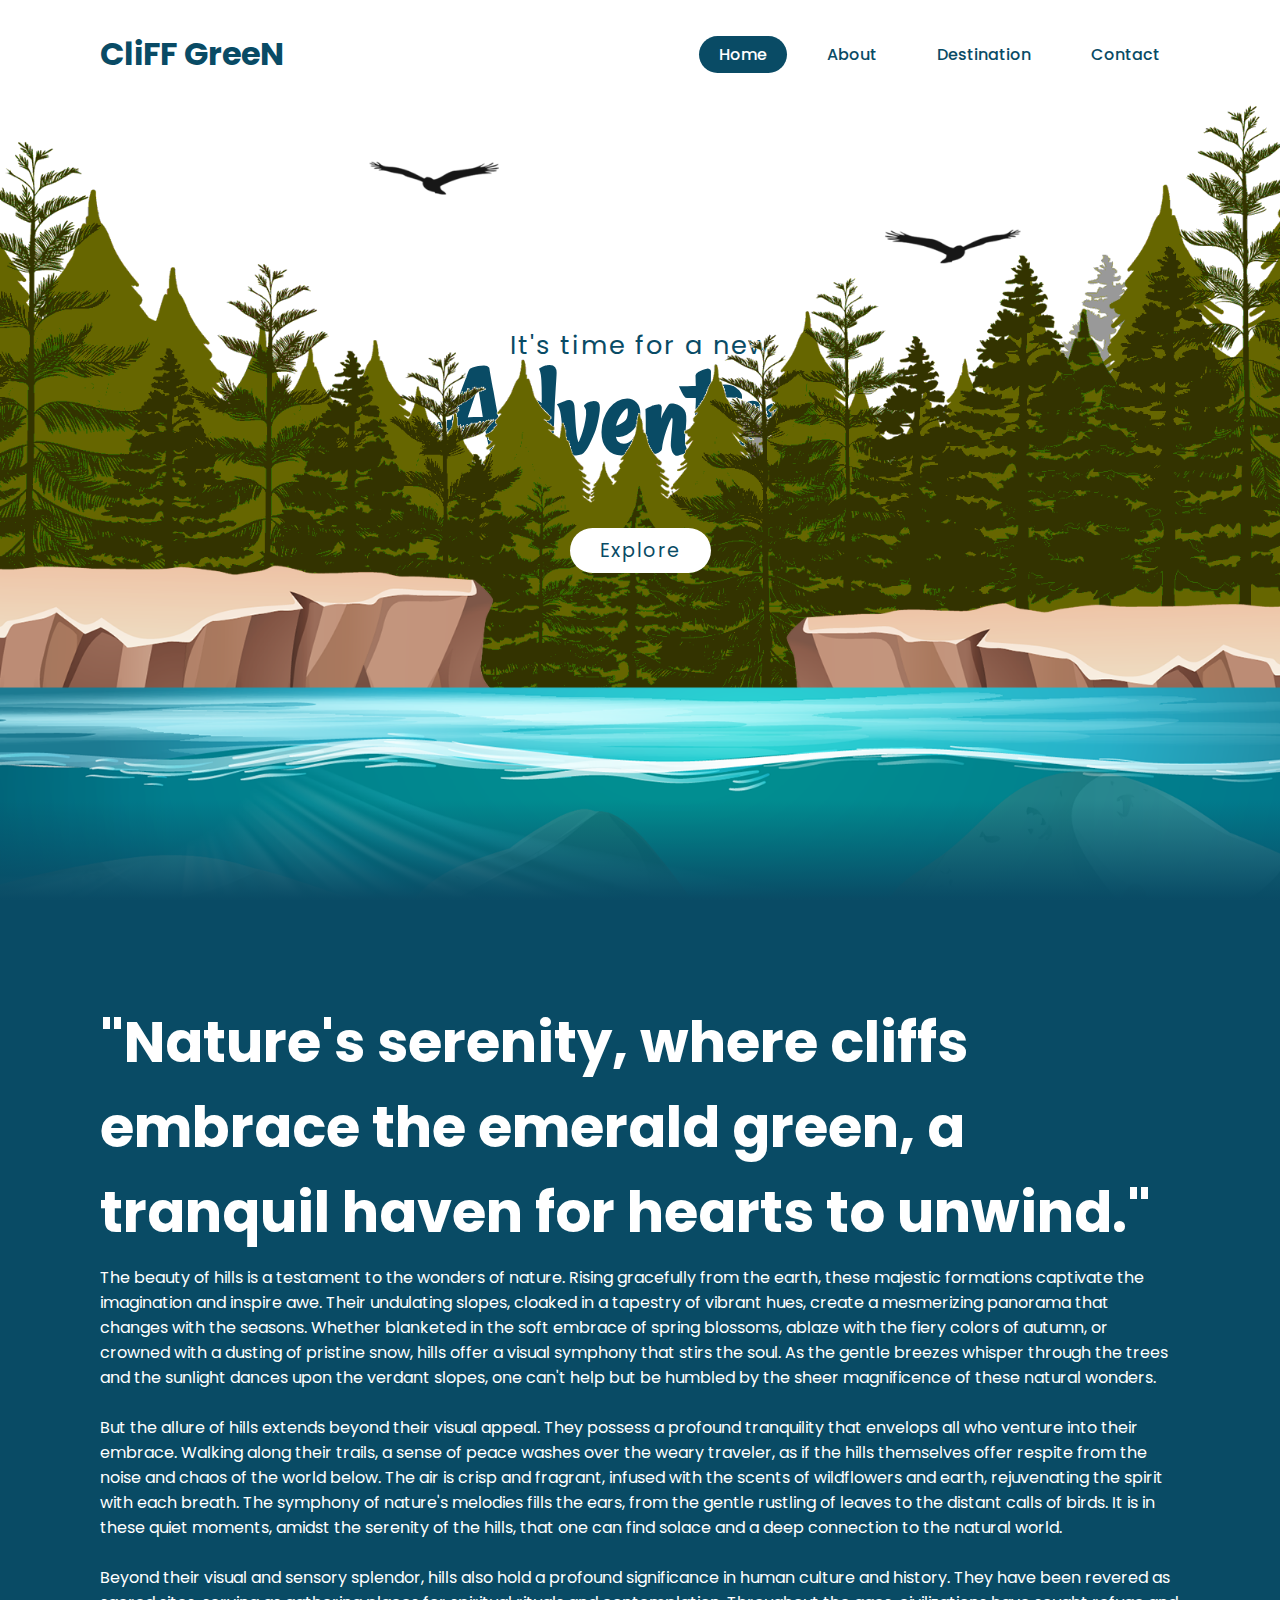
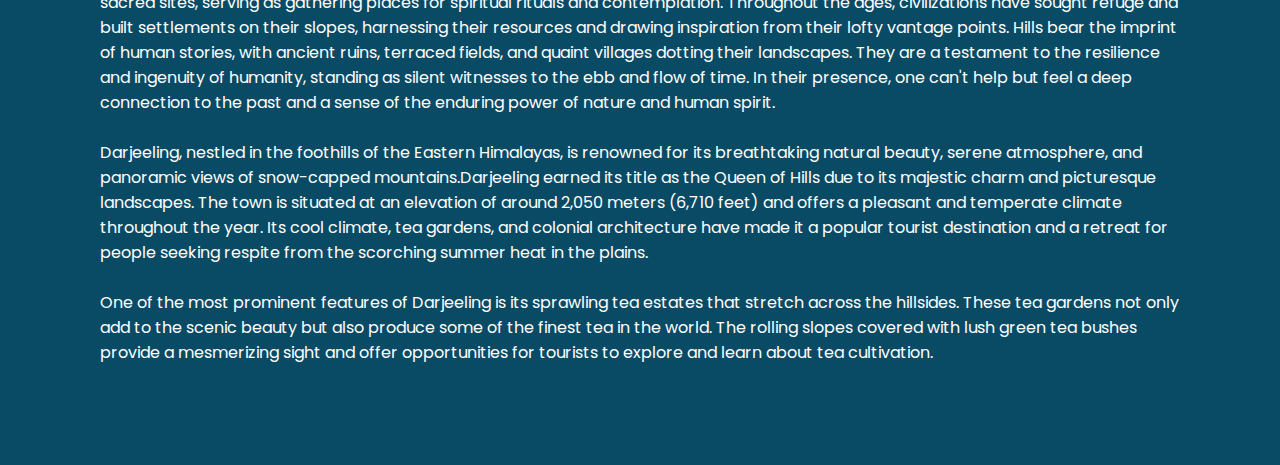
<file: index.html>
<!DOCTYPE html>
<html lang="en">
<head>
    <title>Cliff-Green | The Dream Destination</title>
    <link rel="stylesheet" type="text/css" href="style.css">
    <link rel="contact" type="text" href="contact.html">
</head>
<body>
    <header id="header">
        <a href="#" class="logo">CliFF GreeN</a>
        <ul>
            <li><a href="#" class="active">Home</a></li>
            <li><a href="#">About</a></li>
            <li><a href="#">Destination</a></li>
            <li><a href="contact.html">Contact</a></li>
        </ul>
    </header>
    <section>
        <h2 id="text"><span>It's time for a new</span><br/>Adventure</h2>
        <img src="images/bird1.png" id="bird1"/>
        <img src="images/bird2.png" id="bird2"/> 
        <img src="images/forest.png" id="forest">
        <a href="#" id="btn">Explore</a>
        <img src="images/rocks.png" id="rocks">
        <img src="images/water.png" id="water">
    </section>
    <div class="sec">
        <h2>"Nature's serenity, where cliffs embrace the emerald green, a tranquil haven for hearts to unwind."</h2>
        <p>
            The beauty of hills is a testament to the wonders of nature. Rising gracefully from the earth, these
            majestic formations captivate the imagination and inspire awe. Their undulating slopes, cloaked in a 
            tapestry of vibrant hues, create a mesmerizing panorama that changes with the seasons. Whether blanketed
            in the soft embrace of spring blossoms, ablaze with the fiery colors of autumn, or crowned with a dusting
            of pristine snow, hills offer a visual symphony that stirs the soul. As the gentle breezes whisper through
            the trees and the sunlight dances upon the verdant slopes, one can't help but be humbled by the sheer
            magnificence of these natural wonders.<br><br>But the allure of hills extends beyond their visual appeal. 
            They possess a profound tranquility that envelops all who venture into their embrace. Walking along their trails, 
            a sense of peace washes over the weary traveler, as if the hills themselves offer respite from the noise and chaos
            of the world below. The air is crisp and fragrant, infused with the scents of wildflowers and earth, rejuvenating 
            the spirit with each breath. The symphony of nature's melodies fills the ears, from the gentle rustling of leaves 
            to the distant calls of birds. It is in these quiet moments, amidst the serenity of the hills, 
            that one can find solace and a deep connection to the natural world.<br><br>Beyond their visual and sensory 
            splendor, hills also hold a profound significance in human culture and history. They have been revered as sacred
            sites, serving as gathering places for spiritual rituals and contemplation. Throughout the ages, civilizations
            have sought refuge and built settlements on their slopes, harnessing their resources and drawing inspiration
            from their lofty vantage points. Hills bear the imprint of human stories, with ancient ruins, terraced fields,
            and quaint villages dotting their landscapes. They are a testament to the resilience and ingenuity of humanity,
            standing as silent witnesses to the ebb and flow of time. In their presence, one can't help but feel a deep connection
            to the past and a sense of the enduring power of nature and human spirit.<br><br>Darjeeling, nestled in the foothills
            of the Eastern Himalayas, is renowned for its breathtaking natural beauty, serene atmosphere, and panoramic views of
            snow-capped mountains.Darjeeling earned its title as the Queen of Hills due to its majestic charm and picturesque landscapes. 
            The town is situated at an elevation of around 2,050 meters (6,710 feet) and offers a pleasant and temperate climate throughout
            the year. Its cool climate, tea gardens, and colonial architecture have made it a popular tourist destination and a retreat for
            people seeking respite from the scorching summer heat in the plains.<br><br>One of the most prominent features of Darjeeling is 
            its sprawling tea estates that stretch across the hillsides. These tea gardens not only add to the scenic beauty but also produce 
            some of the finest tea in the world. The rolling slopes covered with lush green tea bushes provide a mesmerizing sight and offer 
            opportunities for tourists to explore and learn about tea cultivation.</p>
    </div>
    <script>
        let text = document.getElementById('text');
        let bird1 = document.getElementById('bird1');
        let bird2 = document.getElementById('bird2');
        let btn = document.getElementById('btn');
        let rocks = document.getElementById('rocks');
        let forest = document.getElementById('forest');
        let water = document.getElementById('water');
        let header = document.getElementById('header');

        window.addEventListener('scroll',function(){
            let value = window.scrollY;

            text.style.top = 50 + value * -0.5 + '%';
            bird1.style.top = value * -1.5 + 'px';
            bird1.style.left = value * 2 + 'px';
            bird2.style.top = value * -1.5 + 'px';
            bird2.style.left = value * -5 + 'px';
            btn.style.marginTop = value * 1.5 + 'px';
            rocks.style.top = value * -0.12 + 'px';
            forest.style.top = value * 0.25 + 'px';
            header.style.top = value * 0.5 + 'px';
        })
    </script>
</body>
</html>
</file>
<file: style.css>
@import url('https://fonts.googleapis.com/css2?family=Poppins:wght@300;400;500;600;700;800;900&display=swap');
@import url('https://fonts.googleapis.com/css2?family=Rancho&display=swap');
* 
{
    margin: 0;
    padding: 0;
    box-sizing: border-box;
    font-family: 'poppins',sans-serif;
}
body
{
    overflow-x: hidden;
    background: #fff;
    min-height: 100vh;
}
#header
{
    position: absolute;
    top: 0;
    left: 0;
    width: 100%;
    padding: 30px 100px;
    display: flex;
    justify-content: space-between;
    align-items: center;
    z-index: 10000;
}
#header .logo
{
    color: #094b65;
    font-weight: 700;
    font-size: 2em;
    text-decoration: none;
}
#header ul
{
    display: flex;
    justify-content: center;
    align-items: center;
}
#header ul li
{
    list-style: none;
    margin-left: 20px;
}
#header ul li a
{
    font-weight: 500;
    text-decoration: none;
    padding: 7px 20px;
    color: #094b65;
    border-radius: 20px;
}
#header ul li a:hover,
#header ul li a.active
{
    background: #094b65;
    color: #fff;
}
section
{
    position: relative;
    width: 100%;
    height: 100vh;
    display: flex;
    justify-content: center;
    align-items: center;
}
section::before
{
    content: '';
    position: absolute;
    bottom: 0;
    left: 0;
    width: 100%;
    height: 100px;
    background: linear-gradient(to top,#094b65,transparent);
    z-index: 10;
}
section img 
{
    position: absolute;
    top: 0;
    left: 0;
    width: 100%;
    height: 100%;
    object-fit: cover;
    pointer-events: none;
}
section #text
{
    position: absolute;
    color: #094b65;
    font-size: 10vw;
    text-align: center;
    line-height: 0.55em;
    font-family: 'Rancho',cursive;
    transform: translateY(-50%);
    /* z-index: 1000; */
}
section #text span
{
    font-size: 0.20em;
    letter-spacing: 2px;
    font-weight: 400;
    font-family: 'Poppins',sans-serif;
}
#btn
{
    text-decoration: none;
    display: inline-block;
    padding: 8px 30px;
    background: #fff;
    color: #094b65;
    font-size: 1.2em;
    font-weight: 6 00;
    letter-spacing: 2px;
    border-radius: 40px;
    transform: translateY(100px);
} 
.sec
{
    position: relative;
    padding: 100px;
    background: #094b65;
}
.sec h2
{
    font-size: 3.5em;
    color: #fff;
    margin-bottom: 10px;
}
.sec p
{
    font-size: 1em;
    color: #fff;
}
</file>
